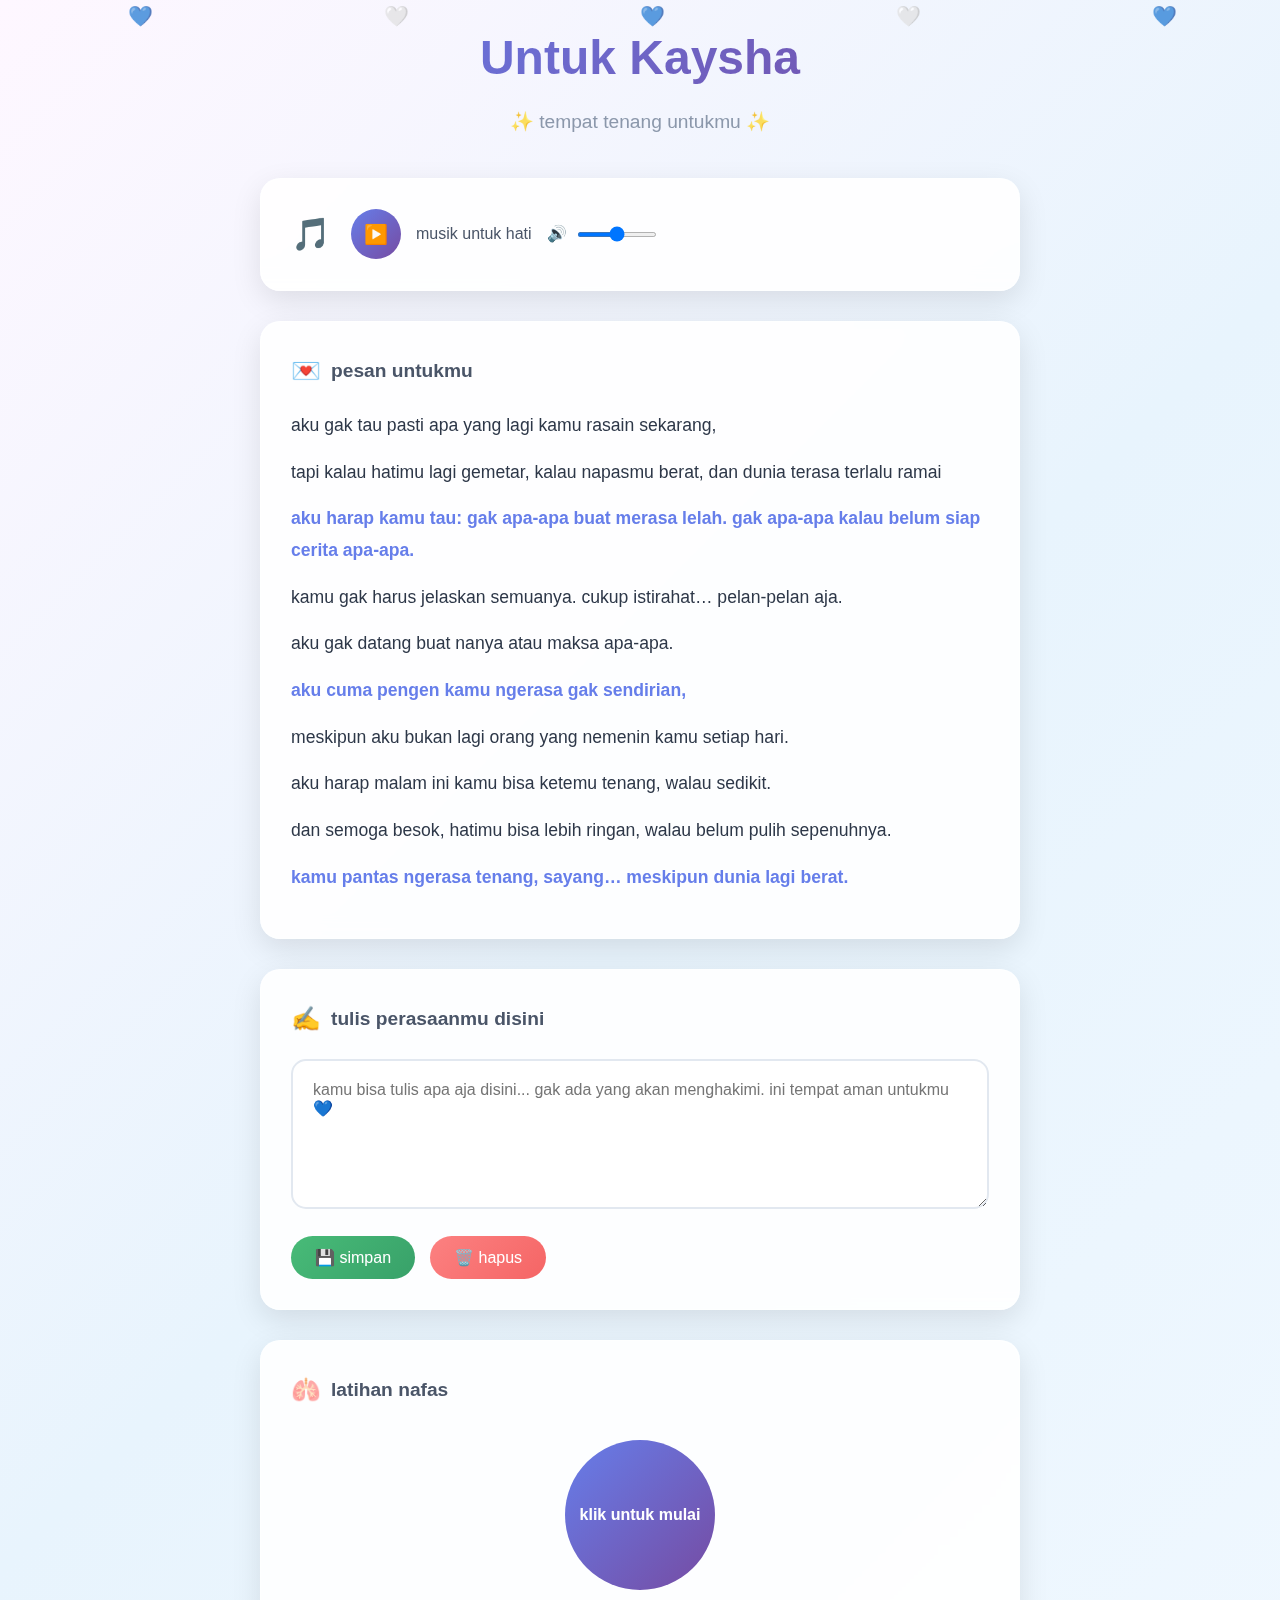
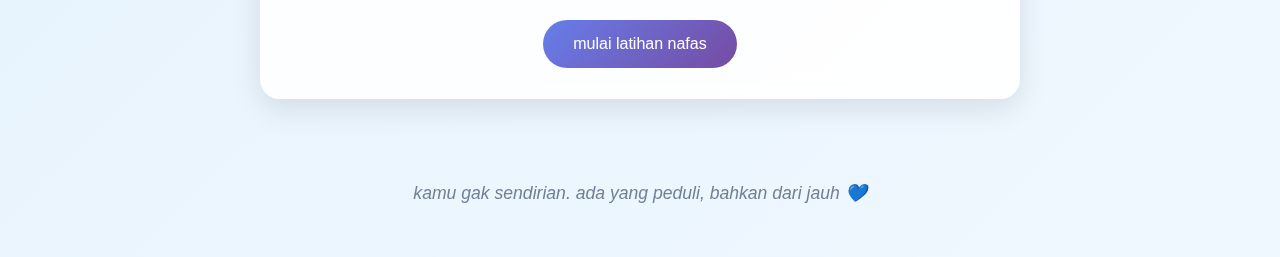
<file: public/index.html>
<!DOCTYPE html>
<html lang="id">
<head>
    <meta charset="UTF-8">
    <meta name="viewport" content="width=device-width, initial-scale=1.0">
    <title>Untuk Kaysha ✨</title>
    <link rel="stylesheet" href="styles.css">
</head>
<body>
    <div class="container">
        <!-- Header with floating hearts -->
        <div class="floating-hearts">
            <div class="heart">💙</div>
            <div class="heart">🤍</div>
            <div class="heart">💙</div>
            <div class="heart">🤍</div>
            <div class="heart">💙</div>
        </div>

        <!-- Main content -->
        <div class="main-content">
            <div class="header">
                <h1 class="title">Untuk Kaysha</h1>
                <div class="subtitle">✨ tempat tenang untukmu ✨</div>
            </div>

            <!-- Music player -->
            <div class="music-section">
                <div class="music-player">
                    <div class="music-icon">🎵</div>
                    <div class="music-controls">
                        <button id="playBtn" class="play-btn">▶️</button>
                        <span class="music-title">musik untuk hati</span>
                        <div class="volume-control">
                            <span>🔊</span>
                            <input type="range" id="volumeSlider" min="0" max="100" value="50" class="volume-slider">
                        </div>
                    </div>
                </div>
                <audio id="audioPlayer" preload="auto">
                    <source src="sedih.mp3" type="audio/mpeg">
                    Browser kamu tidak mendukung audio player.
                </audio>
            </div>

            <!-- Message section -->
            <div class="message-section">
                <div class="message-card">
                    <div class="message-header">
                        <span class="message-icon">💌</span>
                        <span>pesan untukmu</span>
                    </div>
                    <div class="message-content">
                        <p>aku gak tau pasti apa yang lagi kamu rasain sekarang,</p>
                        <p>tapi kalau hatimu lagi gemetar, kalau napasmu berat, dan dunia terasa terlalu ramai</p>
                        <p><strong>aku harap kamu tau: gak apa-apa buat merasa lelah. gak apa-apa kalau belum siap cerita apa-apa.</strong></p>
                        
                        <p>kamu gak harus jelaskan semuanya. cukup istirahat… pelan-pelan aja.</p>
                        <p>aku gak datang buat nanya atau maksa apa-apa.</p>
                        <p><strong>aku cuma pengen kamu ngerasa gak sendirian,</strong></p>
                        <p>meskipun aku bukan lagi orang yang nemenin kamu setiap hari.</p>
                        
                        <p>aku harap malam ini kamu bisa ketemu tenang, walau sedikit.</p>
                        <p>dan semoga besok, hatimu bisa lebih ringan, walau belum pulih sepenuhnya.</p>
                        <p><strong>kamu pantas ngerasa tenang, sayang… meskipun dunia lagi berat.</strong></p>
                    </div>
                </div>
            </div>

            <!-- Write message section -->
            <div class="write-section">
                <div class="write-card">
                    <div class="write-header">
                        <span class="write-icon">✍️</span>
                        <span>tulis perasaanmu disini</span>
                    </div>
                    <textarea id="userMessage" placeholder="kamu bisa tulis apa aja disini... gak ada yang akan menghakimi. ini tempat aman untukmu 💙" class="message-textarea"></textarea>
                    <div class="write-actions">
                        <button id="saveBtn" class="save-btn">💾 simpan</button>
                        <button id="clearBtn" class="clear-btn">🗑️ hapus</button>
                    </div>
                    <div id="saveMessage" class="save-notification hidden">Pesanmu sudah tersimpan dengan aman 💙</div>
                </div>
            </div>

            <!-- Breathing exercise -->
            <div class="breathing-section">
                <div class="breathing-card">
                    <div class="breathing-header">
                        <span class="breathing-icon">🫁</span>
                        <span>latihan nafas</span>
                    </div>
                    <div class="breathing-circle" id="breathingCircle">
                        <div class="breathing-text" id="breathingText">klik untuk mulai</div>
                    </div>
                    <button id="breathingBtn" class="breathing-btn">mulai latihan nafas</button>
                </div>
            </div>

            <!-- Footer -->
            <div class="footer">
                <p>kamu gak sendirian. ada yang peduli, bahkan dari jauh 💙</p>
            </div>
        </div>
    </div>

    <script src="script.js"></script>
</body>
</html>
</file>
<file: public/styles.css>
* {
    margin: 0;
    padding: 0;
    box-sizing: border-box;
}

body {
    font-family: 'Segoe UI', Tahoma, Geneva, Verdana, sans-serif;
    background: linear-gradient(135deg, #fef7ff 0%, #e8f4fd 50%, #f0f8ff 100%);
    min-height: 100vh;
    color: #4a5568;
    line-height: 1.6;
}

.container {
    position: relative;
    min-height: 100vh;
    overflow-x: hidden;
}

/* Floating hearts animation */
.floating-hearts {
    position: fixed;
    top: 0;
    left: 0;
    width: 100%;
    height: 100%;
    pointer-events: none;
    z-index: 1;
}

.heart {
    position: absolute;
    font-size: 20px;
    opacity: 0.7;
    animation: float 8s infinite ease-in-out;
}

.heart:nth-child(1) {
    left: 10%;
    animation-delay: 0s;
    animation-duration: 8s;
}

.heart:nth-child(2) {
    left: 30%;
    animation-delay: 2s;
    animation-duration: 10s;
}

.heart:nth-child(3) {
    left: 50%;
    animation-delay: 4s;
    animation-duration: 12s;
}

.heart:nth-child(4) {
    left: 70%;
    animation-delay: 6s;
    animation-duration: 9s;
}

.heart:nth-child(5) {
    left: 90%;
    animation-delay: 1s;
    animation-duration: 11s;
}

@keyframes float {
    0% {
        transform: translateY(100vh) scale(0);
        opacity: 0;
    }
    10% {
        opacity: 0.7;
        transform: translateY(90vh) scale(1);
    }
    90% {
        opacity: 0.7;
        transform: translateY(-10vh) scale(1);
    }
    100% {
        transform: translateY(-20vh) scale(0);
        opacity: 0;
    }
}

/* Main content */
.main-content {
    position: relative;
    z-index: 2;
    max-width: 800px;
    margin: 0 auto;
    padding: 20px;
}

/* Header */
.header {
    text-align: center;
    margin-bottom: 40px;
    animation: fadeInUp 1s ease-out;
}

.title {
    font-size: 3rem;
    background: linear-gradient(135deg, #667eea 0%, #764ba2 100%);
    -webkit-background-clip: text;
    -webkit-text-fill-color: transparent;
    background-clip: text;
    margin-bottom: 10px;
    font-weight: 700;
}

.subtitle {
    font-size: 1.2rem;
    color: #718096;
    opacity: 0.8;
}

/* Cards */
.message-section,
.music-section,
.write-section,
.breathing-section {
    margin-bottom: 30px;
    animation: fadeInUp 1s ease-out;
    animation-fill-mode: both;
}

.message-section { animation-delay: 0.2s; }
.music-section { animation-delay: 0.3s; }
.write-section { animation-delay: 0.4s; }
.breathing-section { animation-delay: 0.5s; }

.message-card,
.music-player,
.write-card,
.breathing-card {
    background: rgba(255, 255, 255, 0.9);
    backdrop-filter: blur(10px);
    border-radius: 20px;
    padding: 30px;
    box-shadow: 0 10px 30px rgba(0, 0, 0, 0.1);
    border: 1px solid rgba(255, 255, 255, 0.3);
    transition: all 0.3s ease;
}

.message-card:hover,
.music-player:hover,
.write-card:hover,
.breathing-card:hover {
    transform: translateY(-5px);
    box-shadow: 0 15px 40px rgba(0, 0, 0, 0.15);
}

/* Music player */
.music-player {
    display: flex;
    align-items: center;
    gap: 20px;
}

.music-icon {
    font-size: 2rem;
    animation: bounce 2s infinite;
}

@keyframes bounce {
    0%, 20%, 50%, 80%, 100% {
        transform: translateY(0);
    }
    40% {
        transform: translateY(-10px);
    }
    60% {
        transform: translateY(-5px);
    }
}

.music-controls {
    display: flex;
    align-items: center;
    gap: 15px;
    flex: 1;
}

.play-btn {
    background: linear-gradient(135deg, #667eea 0%, #764ba2 100%);
    border: none;
    border-radius: 50%;
    width: 50px;
    height: 50px;
    font-size: 1.2rem;
    cursor: pointer;
    transition: all 0.3s ease;
}

.play-btn:hover {
    transform: scale(1.1);
    box-shadow: 0 5px 15px rgba(102, 126, 234, 0.4);
}

.music-title {
    font-weight: 500;
    color: #4a5568;
}

.volume-control {
    display: flex;
    align-items: center;
    gap: 10px;
}

.volume-slider {
    width: 80px;
    height: 5px;
    border-radius: 5px;
    background: linear-gradient(135deg, #667eea 0%, #764ba2 100%);
    outline: none;
    cursor: pointer;
}

/* Message section */
.message-header,
.write-header,
.breathing-header {
    display: flex;
    align-items: center;
    gap: 10px;
    margin-bottom: 20px;
    font-size: 1.2rem;
    font-weight: 600;
    color: #4a5568;
}

.message-icon,
.write-icon,
.breathing-icon {
    font-size: 1.5rem;
}

.message-content p {
    margin-bottom: 15px;
    font-size: 1.1rem;
    line-height: 1.8;
    color: #2d3748;
}

.message-content strong {
    color: #667eea;
    font-weight: 600;
}

/* Write section */
.message-textarea {
    width: 100%;
    min-height: 150px;
    padding: 20px;
    border: 2px solid #e2e8f0;
    border-radius: 15px;
    font-size: 1rem;
    font-family: inherit;
    resize: vertical;
    background: rgba(255, 255, 255, 0.8);
    transition: all 0.3s ease;
}

.message-textarea:focus {
    outline: none;
    border-color: #667eea;
    box-shadow: 0 0 0 3px rgba(102, 126, 234, 0.1);
}

.write-actions {
    display: flex;
    gap: 15px;
    margin-top: 20px;
}

.save-btn,
.clear-btn {
    padding: 12px 24px;
    border: none;
    border-radius: 25px;
    font-size: 1rem;
    cursor: pointer;
    transition: all 0.3s ease;
    font-weight: 500;
}

.save-btn {
    background: linear-gradient(135deg, #48bb78 0%, #38a169 100%);
    color: white;
}

.clear-btn {
    background: linear-gradient(135deg, #fc8181 0%, #f56565 100%);
    color: white;
}

.save-btn:hover,
.clear-btn:hover {
    transform: translateY(-2px);
    box-shadow: 0 5px 15px rgba(0, 0, 0, 0.2);
}

.save-notification {
    margin-top: 15px;
    padding: 15px;
    background: linear-gradient(135deg, #c6f6d5 0%, #9ae6b4 100%);
    border-radius: 10px;
    color: #276749;
    font-weight: 500;
    text-align: center;
    transition: all 0.3s ease;
}

.hidden {
    display: none;
}

/* Breathing section */
.breathing-card {
    text-align: center;
}

.breathing-circle {
    width: 150px;
    height: 150px;
    border-radius: 50%;
    background: linear-gradient(135deg, #667eea 0%, #764ba2 100%);
    margin: 30px auto;
    display: flex;
    align-items: center;
    justify-content: center;
    cursor: pointer;
    transition: all 0.3s ease;
    position: relative;
    overflow: hidden;
}

.breathing-circle:hover {
    transform: scale(1.05);
}

.breathing-circle.breathing-in {
    animation: breatheIn 4s ease-in-out;
}

.breathing-circle.breathing-out {
    animation: breatheOut 4s ease-in-out;
}

@keyframes breatheIn {
    0% { transform: scale(1); }
    100% { transform: scale(1.2); }
}

@keyframes breatheOut {
    0% { transform: scale(1.2); }
    100% { transform: scale(1); }
}

.breathing-text {
    color: white;
    font-weight: 600;
    font-size: 1rem;
}

.breathing-btn {
    padding: 15px 30px;
    background: linear-gradient(135deg, #667eea 0%, #764ba2 100%);
    color: white;
    border: none;
    border-radius: 25px;
    font-size: 1rem;
    cursor: pointer;
    transition: all 0.3s ease;
    font-weight: 500;
}

.breathing-btn:hover {
    transform: translateY(-2px);
    box-shadow: 0 5px 15px rgba(102, 126, 234, 0.4);
}

/* Footer */
.footer {
    text-align: center;
    margin-top: 50px;
    padding: 30px;
    color: #718096;
    font-size: 1.1rem;
    font-style: italic;
}

/* Animations */
@keyframes fadeInUp {
    from {
        opacity: 0;
        transform: translateY(30px);
    }
    to {
        opacity: 1;
        transform: translateY(0);
    }
}

/* Responsive */
@media (max-width: 768px) {
    .main-content {
        padding: 15px;
    }
    
    .title {
        font-size: 2rem;
    }
    
    .music-player {
        flex-direction: column;
        text-align: center;
        gap: 15px;
    }
    
    .music-controls {
        justify-content: center;
    }
    
    .write-actions {
        justify-content: center;
    }
    
    .breathing-circle {
        width: 120px;
        height: 120px;
    }
}
</file>
